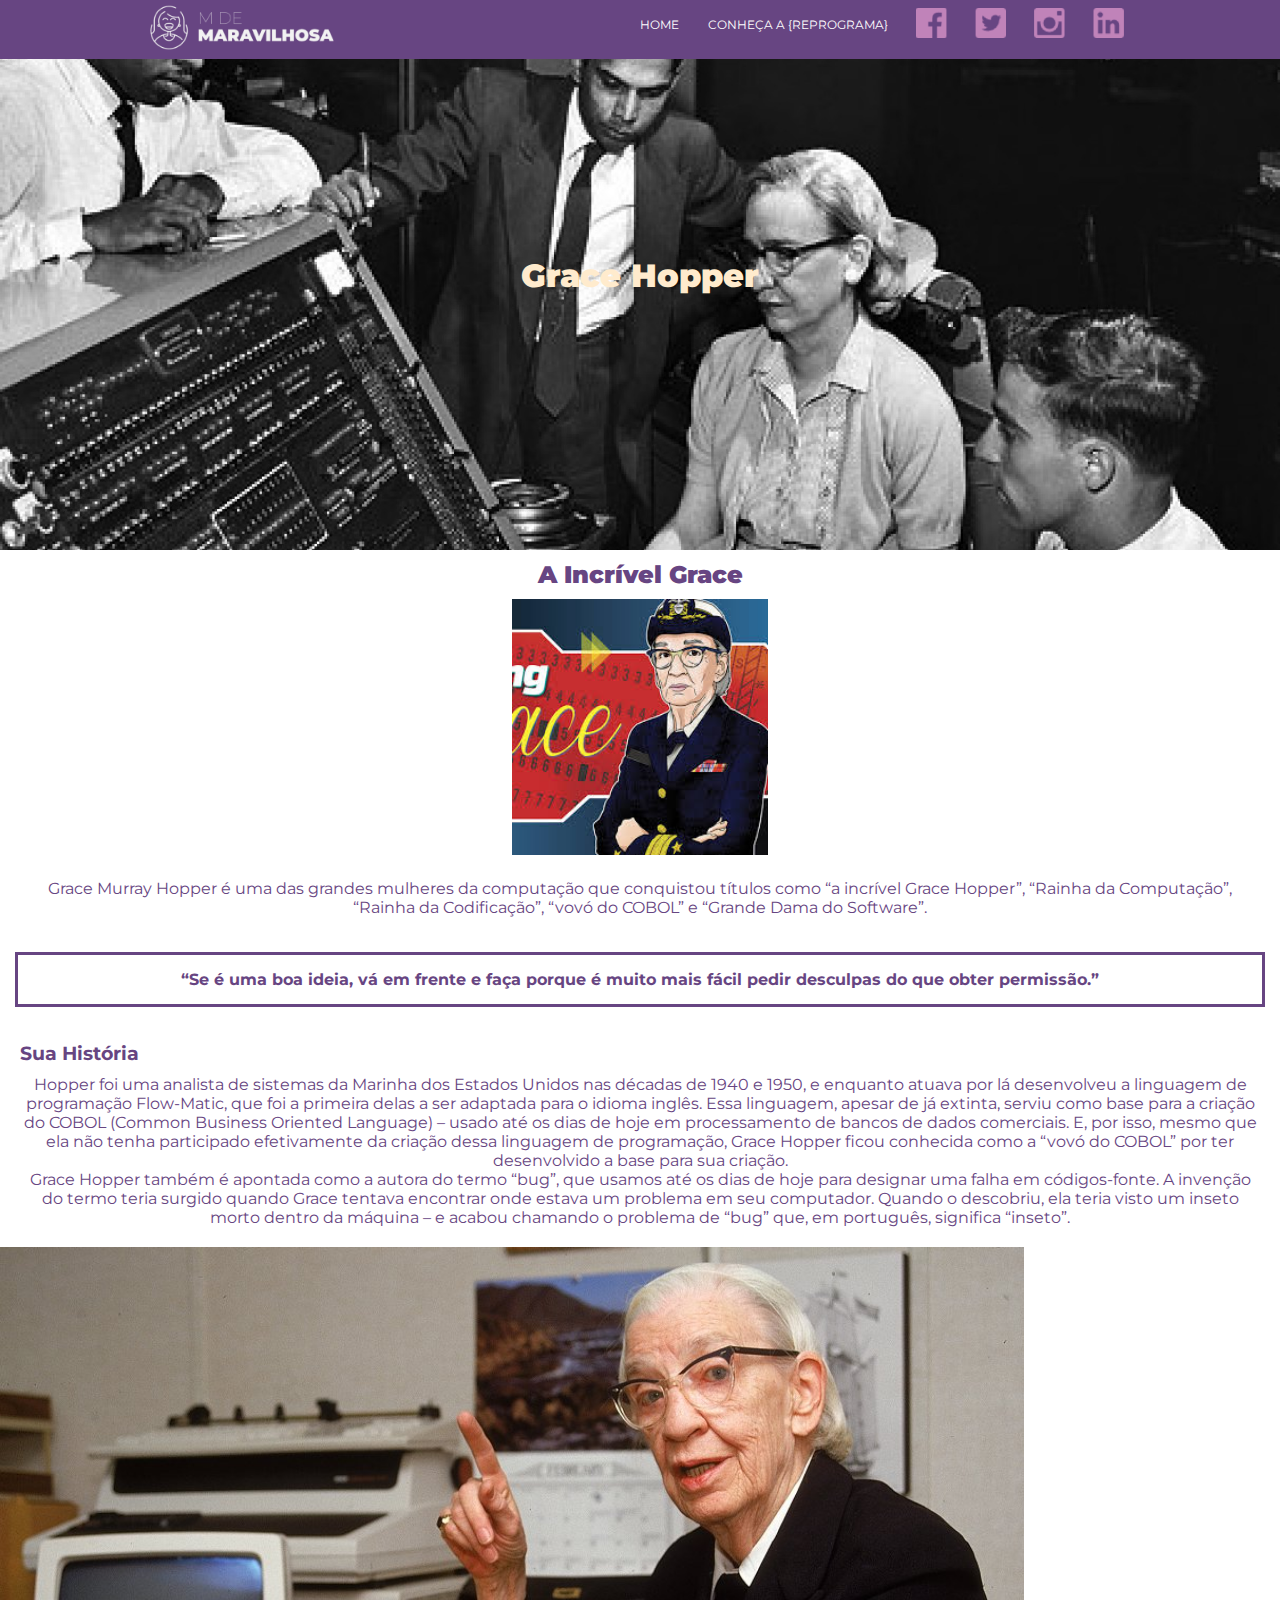
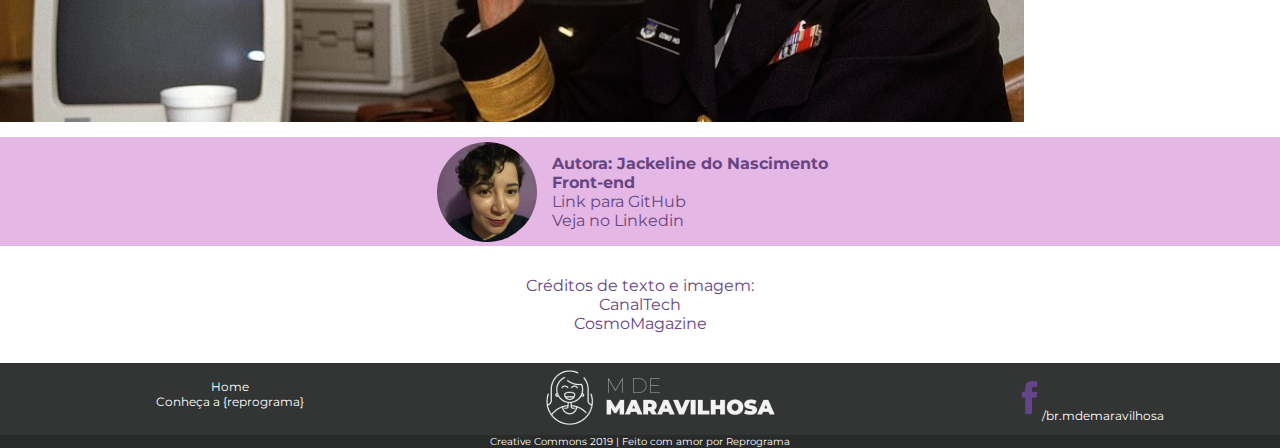
<file: grace-hopper/index.html>
<!DOCTYPE html>
<html lang="en">
<head>
    <meta charset="UTF-8">
    <meta name="viewport" content="width=device-width, initial-scale=1.0">
    <meta http-equiv="X-UA-Compatible" content="ie=edge">
    <link rel="stylesheet" href="./css/style.css">
    <link href="https://fonts.googleapis.com/css?family=Montserrat&display=swap" rel="stylesheet">
    <title>Grace Hopper</title>
</head>
<body>
    <nav class="menu-principal">
        <div class="maravilhosa">
            <img src="./img/logo-white.png" alt="Logo M de Maravilhosa" width="200px" height="55.41px">
        </div>
        <div class="menu-hamburguer">
            <a href="#" target="_blank"><img src="./img/menu-nav.png" alt=""></a>
        </div>
        <div class="menu-redes-sociais">
            <a href="#" target="_blank">Home</a>
            <a href="http://www.reprograma.com.br/">Conheça a {reprograma}</a>
            <a href="https://www.facebook.com/ReprogramaBr/" target="_blank"><img src="./img/icon-facebook.png" alt="Logo do Facebook" width="30.37px" height="30px"></a>
            <a href="https://twitter.com/ReprogramaBr" target="_blank"><img src="./img/icon-twitter.png" alt="Logo do Twitter" width="30.37px" height="30px"></a>
            <a href="https://www.instagram.com/reprogramabr/" target="_blank"><img src="./img/icon-instagram.png" alt="Logo do Instagram" width="30.37px" height="30px"></a>
            <a href="https://www.linkedin.com/company/reprogramabr/" target="_blank"><img src="./img/icon-linkedin.png" alt="Logo do Linkedin" width="30.37px" height="30px"></a>
        </div>
    </nav>
    <header>
        <h1><strong>Grace Hopper</strong></h1>
    </header>
    <section>
        <div class="titulo">
            <h2><strong>A Incrível Grace</strong></h2>
        </div>
        <div class="apresentacao">
            <div class="primeira-foto">
                <img src="./img/foto-grace.jpg" alt="Foto de Grace Hopper" class="primeira-foto-1">
            </div>
            <div  class="texto">
                <p>Grace Murray Hopper é uma das grandes mulheres da computação que conquistou títulos como “a incrível Grace Hopper”, “Rainha da Computação”, “Rainha da Codificação”, “vovó do COBOL” e “Grande Dama do Software”.</p>
            </div>
            <div class="citacao">
                <p><strong>“Se é uma boa ideia, vá em frente e faça porque é muito mais fácil pedir desculpas do que obter permissão.”</strong></p>
            </div>
            <div class="texto">
                <h3>Sua História</h3>
                <p>Hopper foi uma analista de sistemas da Marinha dos Estados Unidos nas décadas de 1940 e 1950, e enquanto atuava por lá desenvolveu a linguagem de programação Flow-Matic, que foi a primeira delas a ser adaptada para o idioma inglês. Essa linguagem, apesar de já extinta, serviu como base para a criação do COBOL (Common Business Oriented Language) – usado até os dias de hoje em processamento de bancos de dados comerciais. E, por isso, mesmo que ela não tenha participado efetivamente da criação dessa linguagem de programação, Grace Hopper ficou conhecida como a “vovó do COBOL” por ter desenvolvido a base para sua criação.</p>
                <p>Grace Hopper também é apontada como a autora do termo “bug”, que usamos até os dias de hoje para designar uma falha em códigos-fonte. A invenção do termo teria surgido quando Grace tentava encontrar onde estava um problema em seu computador. Quando o descobriu, ela teria visto um inseto morto dentro da máquina – e acabou chamando o problema de “bug” que, em português, significa “inseto”.</p>
            </div>
            <div class="ultima-foto-grace">
                <img src="./img/grace-ultima-foto.jpg" alt="Foto da Grace Hooper">
            </div>
            <div class="autora">
                <div class="autora-foto">
                    <img src="./img/52252747.jpg" alt="Foto da autora" width="120px" height="120px">
                </div>
                <div class="autora-texto">
                    <h4>Autora: Jackeline do Nascimento</br>
                    Front-end</h4>
                    <a href="https://github.com/jackelinenascimento" target="_blank" >Link para GitHub</a>
                    <a href="https://br.linkedin.com/in/jackelinenascimento" target="_blank">Veja no Linkedin</a>
                </div>
            </div>
            <div class="credito-texto-e-imagem">
                <p>Créditos de texto e imagem:</p>
                <a href="https://canaltech.com.br/internet/mulheres-historicas-conheca-a-historia-de-grace-hopper-a-vovo-do-cobol-72559/" target="_blank">CanalTech</a></br>
                <a href="https://cosmosmagazine.com/technology/science-history-the-first-de-bugger" target="_blank">CosmoMagazine</a>
            </div>
        </div>
    </section>
    <footer class="rodape">
        <div class="rodape-principal">
            <div class="rodape-home-site">
                <ul>
                <li><a href="#" target="_blank">Home</a></li>
                <li><a href="http://www.reprograma.com.br/" target="_blank">Conheça a {reprograma}</a></li>
                </ul>
            </div>
            <div><img src="img/logo-white.png" alt="Logo M de Maravilhosa">
            </div>
            <div class="rodape-redes-sociais">
                <a href="https://www.facebook.com/ReprogramaBr/" target="_blank">
                <img src="img/fb-icone.png" alt="Icone do facebook Reprograma">/br.mdemaravilhosa</a>
            </div>
        </div>

        <div class="rodape-final">
            <p>Creative Commons 2019 | Feito com amor por Reprograma</p>
        </div>

    </footer>
</body>
</html>
</file>
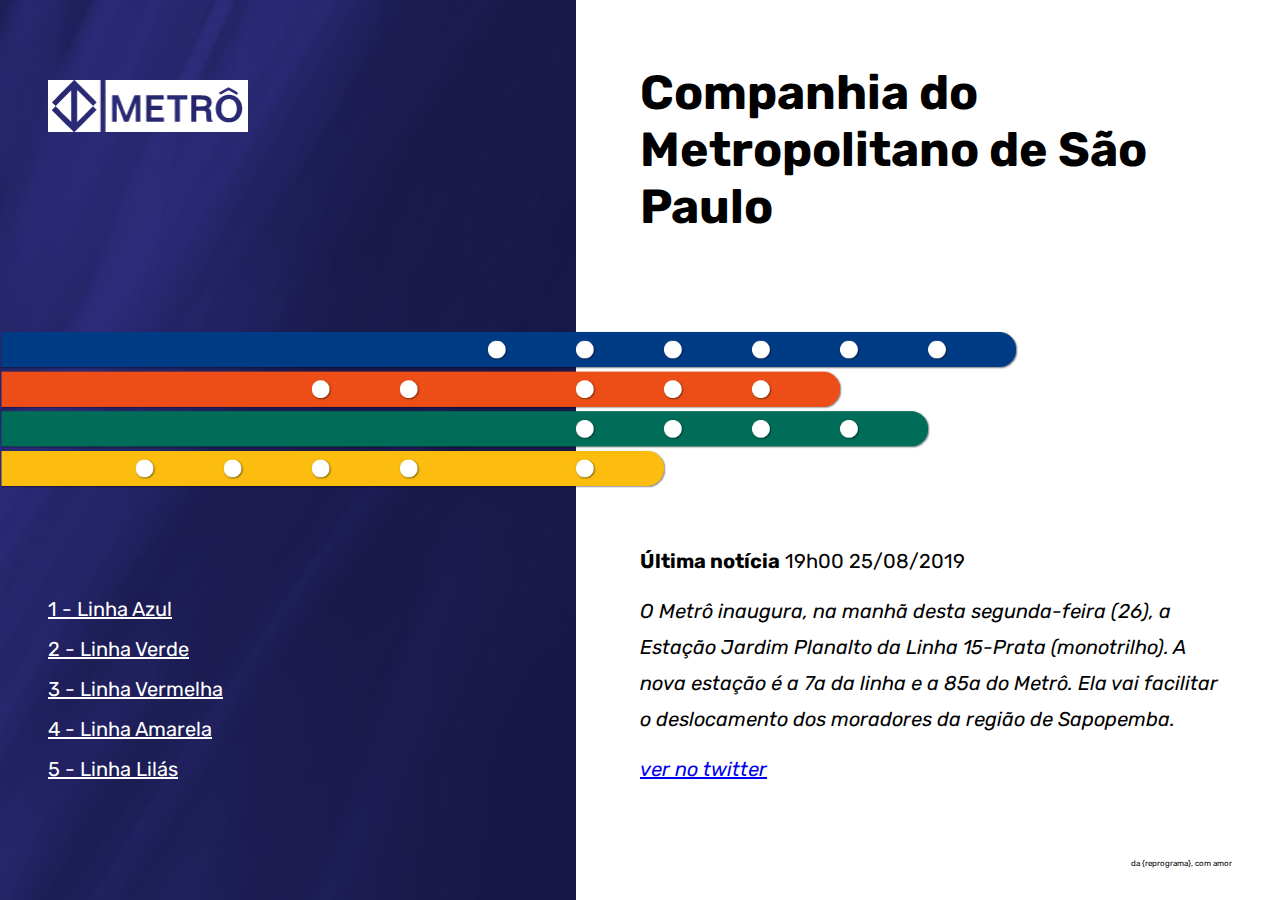
<file: metro-sp/index.html>
<!DOCTYPE html>
<html lang="en">
<head>
  <meta charset="UTF-8">
  <meta name="viewport" content="width=device-width, initial-scale=1.0">
  <meta http-equiv="X-UA-Compatible" content="ie=edge">
  <link href="https://fonts.googleapis.com/css?family=Rubik:300i,400,900&display=swap" rel="stylesheet"> 
  <link rel="stylesheet" href="styles.css">
  <title>Companhia do Metropolitano de São Paulo</title>
</head>
<body>
  <div class="row header">
    <div class="container">
      <div class="column">
        <img class="logo logo--desktop" src="./assets/logo.png" alt="logo do metro">
        <img class="logo logo--mobile" src="./assets/logo.svg" alt="logo do metro">
      </div>
      <div class="column">
        <h1>Companhia do Metropolitano de São Paulo</h1>
      </div>
    </div>
  </div>
  <div class="row content">
    <div class="container">
      <div class="column">
        <ul class="menu">
          <li class="menu__item">
            <a class="menu__link" target="blank" href="./linhas-metro/html/1LinhaAzul.html">1 - Linha Azul</a>
          </li>
          <li class="menu__item">
            <a class="menu__link" target="blank" href="./linhas-metro/html/2LinhaVerde.html">2 - Linha Verde</a>
          </li>
          <li class="menu__item">
            <a class="menu__link" target="blank" href="./linhas-metro/html/3LinhaVermelha.html">3 - Linha Vermelha</a>
          </li>
          <li class="menu__item">
            <a class="menu__link" target="blank" href="./linhas-metro/html/4LinhaAmarela.html">4 - Linha Amarela</a>
          </li>
          <li class="menu__item">
            <a class="menu__link" target="blank" href="./linhas-metro/html/5LinhaLilas.html">5 - Linha Lilás</a>
          </li>
        </ul>
      </div>
      <div class="column">
        <div class="news">
          <p class="news__info">
            <strong>Última notícia</strong>
            19h00 25/08/2019
          </p>
          <p class="news__text">
            O Metrô inaugura, na manhã desta segunda-feira (26), 
            a Estação Jardim Planalto da Linha 15-Prata (monotrilho). 
            A nova estação é a 7a da linha e a 85a do Metrô. Ela vai 
            facilitar o deslocamento dos moradores da região de 
            Sapopemba.
          </p>
          <a href="#" class="news__link">ver no twitter</a>
        </div>
      </div>
    </div>
  </div>
  <footer class="row">
    <div class="container">
      <p>da {reprograma}, com amor</p>
    </div>
  </footer>
</body>
</html>
</file>
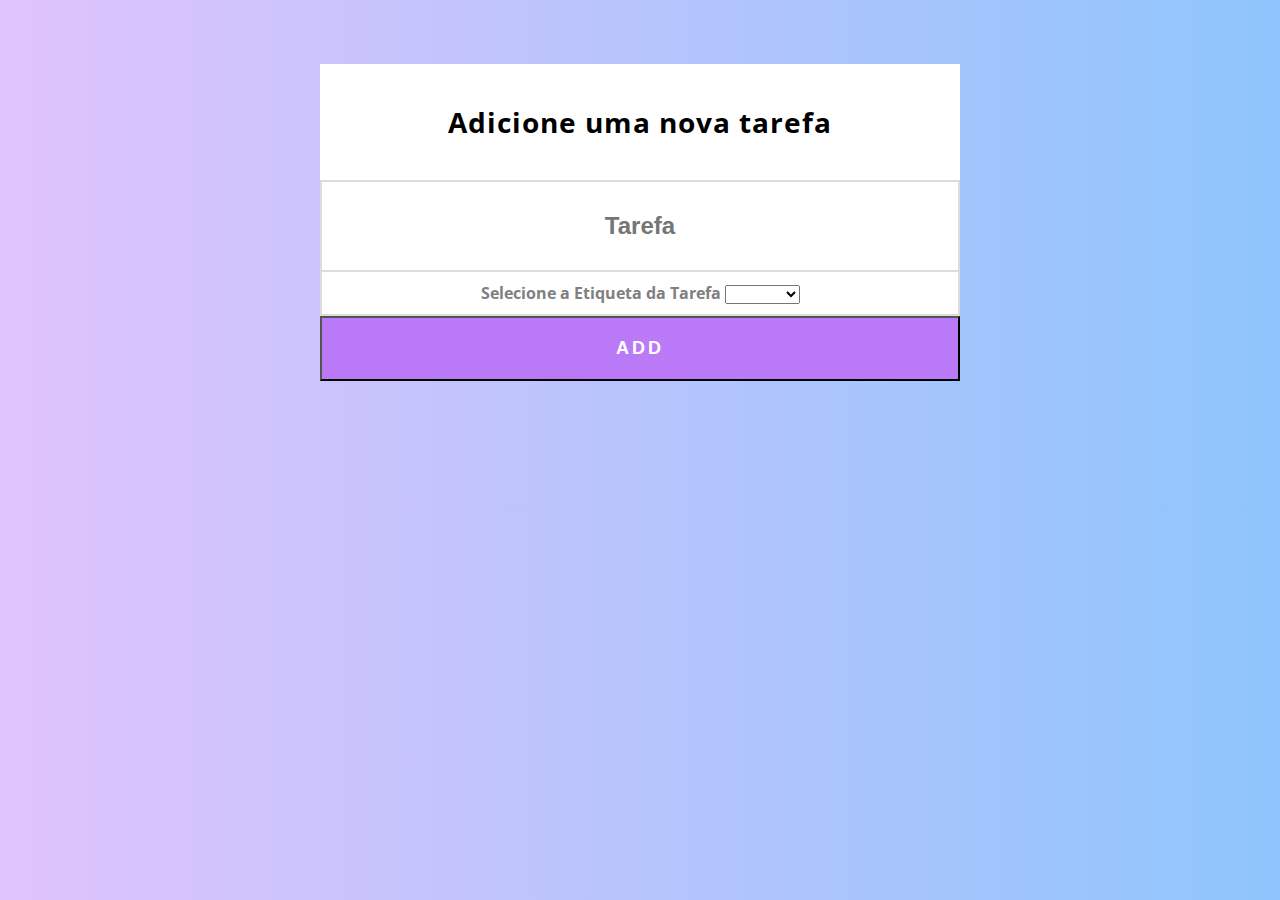
<file: to-do-list/index.html>
<!DOCTYPE html>
<html lang="en">
<head>
    <meta charset="UTF-8">
    <meta name="viewport" content="width=device-width, initial-scale=1.0">
    <meta http-equiv="X-UA-Compatible" content="ie=edge">
    <link rel="stylesheet" href="css/style.css">
    <link href="https://fonts.googleapis.com/css?family=Open+Sans:400,800&display=swap" rel="stylesheet">
    <title>To Do List</title>
</head>
<body>
    <div id="boxTarefas">
        <div id="titulo">
            <h1>Adicione uma nova tarefa</h1>
        </div>
        <div>
            <form action="" id="formulario">
                <input id="inputTarefa" type="text" placeholder="Tarefa">
            </form>
        </div>
        <div id="Etiqueta">
            <label for "selecionaTipo">Selecione a Etiqueta da Tarefa</label>
            <select name= "Etiqueta" id="inputEtiqueta">
                <option value=""></option>
                <option value="Trabalho">Trabalho</option>
                <option value="Lazer">Lazer</option>
                <option value="Estudo">Estudo</option>
            </select>
        </div>
        <div id="erro-p">               
            <p id="erro"></p>
        </div>
        <div>
            <button id="btnAdd">Add</button>
        </div>
        <div id="tarefasAdicionadas">
        </div>
        <div id="btnConcluirLimpar" class="btnConcluirLimparOff">
            <button id="btnConcluir">Concluir tudo</button>
            <button id="btnLimpar">Excluir todas</button>
            <button id="btnRemoverConcluidas">Remover concluídas</button>
        </div>
    </div>
    <script src="js/script.js"></script>
</body>
</html>
</file>
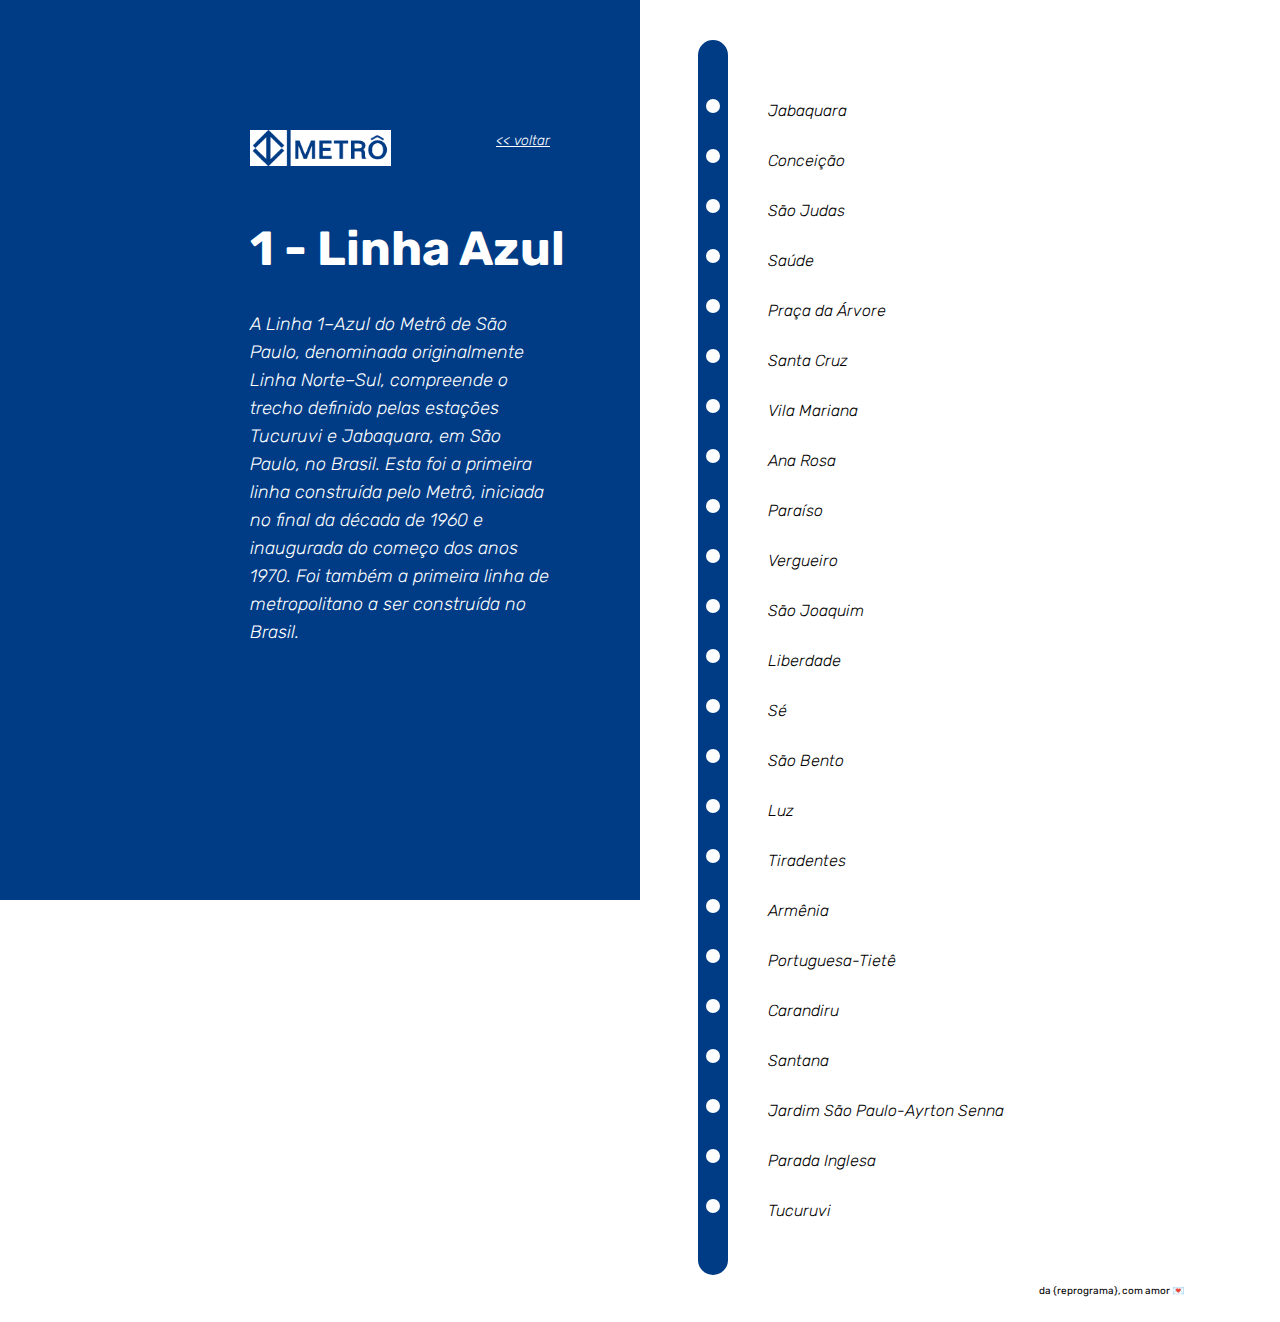
<file: metro-sp/linhas-metro/html/1LinhaAzul.html>
<!DOCTYPE html>
<html lang="en">

<head>
    <meta charset="UTF-8">
    <meta name="viewport" content="width=device-width, initial-scale=1.0">
    <meta http-equiv="X-UA-Compatible" content="ie=edge">
    <link href="https://fonts.googleapis.com/css?family=Rubik:300i,400,900&display=swap" rel="stylesheet">
    <link rel="stylesheet" type="text/css" href="../css/1LinhaAzul.css">
    <title>Linha Azul |</title>
</head>

<body>
    <main class="pagina">
        <section class="conteudo">
            <div class="conteudo__header">
                <div class="conteudo__imagem">
                    <img src="../assets/logo.png" alt="Logo do metrô">
                </div>
                <div class="conteudo__link">
                    <a href="#">
                        << Voltar </a> </div> </div> <div class="conteudo__titulo">
                            <h1>
                                1 - Linha Azul
                            </h1>
                </div>
                <div class="conteudo__texto">
                    <p>
                        A Linha 1–Azul do Metrô de São
                        Paulo, denominada originalmente
                        Linha Norte–Sul, compreende o
                        trecho deﬁnido pelas estações
                        Tucuruvi e Jabaquara, em São Paulo,
                        no Brasil. Esta foi a primeira linha
                        construída pelo Metrô, iniciada no
                        ﬁnal da década de 1960 e inaugurada
                        do começo dos anos 1970. Foi
                        também a primeira linha de
                        metropolitano a ser construída no
                        Brasil.
                    </p>
                </div>
        </section>
        <hr >
        <section class="estacao">
            <div class="estacao__mapa">
                <div class="estacao__barra">
                    <ul class="bolinha">
                        <li></li>
                        <li></li>
                        <li></li>
                        <li></li>
                        <li></li>
                        <li></li>
                        <li></li>
                        <li></li>
                        <li></li>
                        <li></li>
                        <li></li>
                        <li></li>
                        <li></li>
                        <li></li>
                        <li></li>
                        <li></li>
                        <li></li>
                        <li></li>
                        <li></li>
                        <li></li>
                        <li></li>
                        <li></li>
                        <li></li>
                    </ul>
                </div>
                <div class="estacao__lista">
                    <ul class="estacao__lista-itens">
                        <li>Jabaquara</li>
                        <li>Conceição</li>
                        <li>São Judas</li>
                        <li>Saúde</li>
                        <li>Praça da Árvore</li>
                        <li>Santa Cruz</li>
                        <li>Vila Mariana</li>
                        <li>Ana Rosa</li>
                        <li>Paraíso</li>
                        <li>Vergueiro</li>
                        <li>São Joaquim</li>
                        <li>Liberdade</li>
                        <li>Sé</li>
                        <li>São Bento</li>
                        <li>Luz</li>
                        <li>Tiradentes</li>
                        <li>Armênia</li>
                        <li>Portuguesa-Tietê</li>
                        <li>Carandiru</li>
                        <li>Santana</li>
                        <li>Jardim São Paulo-Ayrton Senna</li>
                        <li>Parada Inglesa</li>
                        <li>Tucuruvi</li>
                    </ul>
                </div>
            </div>
            <div class="estacao__assinatura">
                <p>da {reprograma}, com amor <span>💌</span></p>
            </div>
        </section>
    </main>
    <!-- <footer>
        <div>
            <h6>da {reprograma}, com amor 💌</h6>
        </div>
    </footer> -->
</body>

</html>
</file>
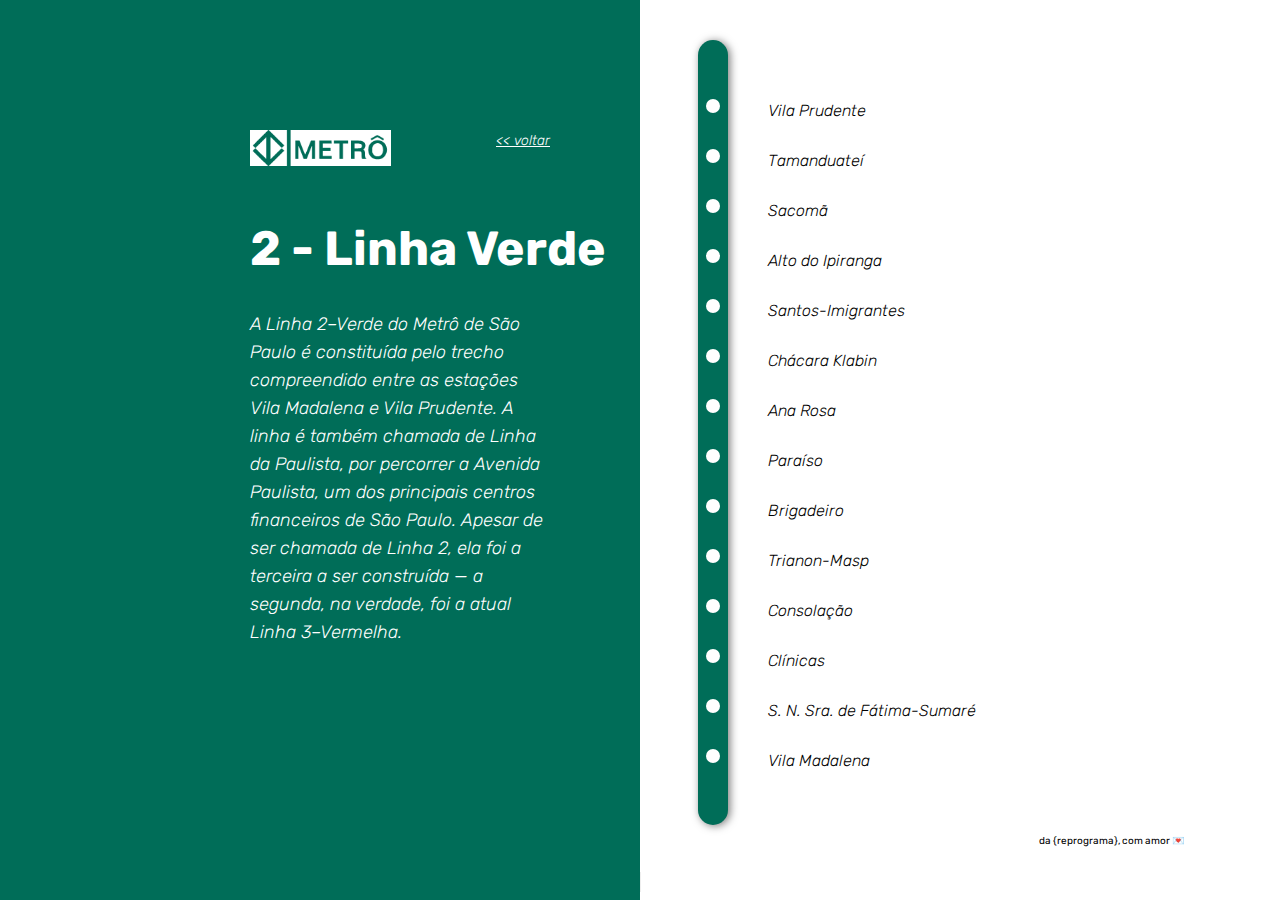
<file: metro-sp/linhas-metro/html/2LinhaVerde.html>
<!DOCTYPE html>
<html lang="en">

<head>
    <meta charset="UTF-8">
    <meta name="viewport" content="width=device-width, initial-scale=1.0">
    <meta http-equiv="X-UA-Compatible" content="ie=edge">
    <link href="https://fonts.googleapis.com/css?family=Rubik:300i,400,900&display=swap" rel="stylesheet">
    <link rel="stylesheet" type="text/css" href="../css/2LinhaVerde.css">
    <title>Linha Verde |</title>
</head>

<body >
    <main class="pagina">
        <section class="conteudo">
            <div class="conteudo__header">
                <div class="conteudo__imagem">
                    <img src="../assets/logo.png" alt="Logo do metrô">
                </div>
                <div class="conteudo__link">
                    <a href="#">
                        << Voltar </a> </div> </div> <div class="conteudo__titulo">
                            <h1>
                                2 - Linha Verde
                            </h1>
                </div>
                <div class="conteudo__texto">
                    <p>
                        A Linha 2–Verde do Metrô de São 
                        Paulo é constituída pelo trecho 
                        compreendido entre as estações 
                        Vila Madalena e Vila Prudente. A 
                        linha é também chamada de Linha 
                        da Paulista, por percorrer a 
                        Avenida Paulista, um dos principais 
                        centros financeiros de São Paulo. 
                        Apesar de ser chamada de Linha 2, 
                        ela foi a terceira a ser construída — 
                        a segunda, na verdade, foi a atual 
                        Linha 3–Vermelha. 
                    </p>
                </div>
        </section>
        <hr >
        <section class="estacao">
            <div class="estacao__mapa">
                <div class="estacao__barra">
                    <ul class="bolinha">
                        <li></li>
                        <li></li>
                        <li></li>
                        <li></li>
                        <li></li>
                        <li></li>
                        <li></li>
                        <li></li>
                        <li></li>
                        <li></li>
                        <li></li>
                        <li></li>
                        <li></li>
                        <li></li>
                    </ul>
                </div>
                <div class="estacao__lista">
                    <ul class="estacao__lista-itens">
                        <li>Vila Prudente</li>
                        <li>Tamanduateí</li>
                        <li>Sacomã</li>
                        <li>Alto do Ipiranga</li>
                        <li>Santos-Imigrantes</li>
                        <li>Chácara Klabin</li>
                        <li>Ana Rosa</li>
                        <li>Paraíso</li>
                        <li>Brigadeiro</li>
                        <li>Trianon-Masp</li>
                        <li>Consolação</li>
                        <li>Clínicas</li>
                        <li>S. N. Sra. de Fátima-Sumaré</li>
                        <li>Vila Madalena</li>
                    </ul>
                </div>
            </div>
            <div class="estacao__assinatura">
                <p>da {reprograma}, com amor <span>💌</span></p>
            </div>
        </section>
    </main>
    <!-- <footer>
        <div>
            <h6>da {reprograma}, com amor 💌</h6>
        </div>
    </footer> -->
</body>

</html>
</file>
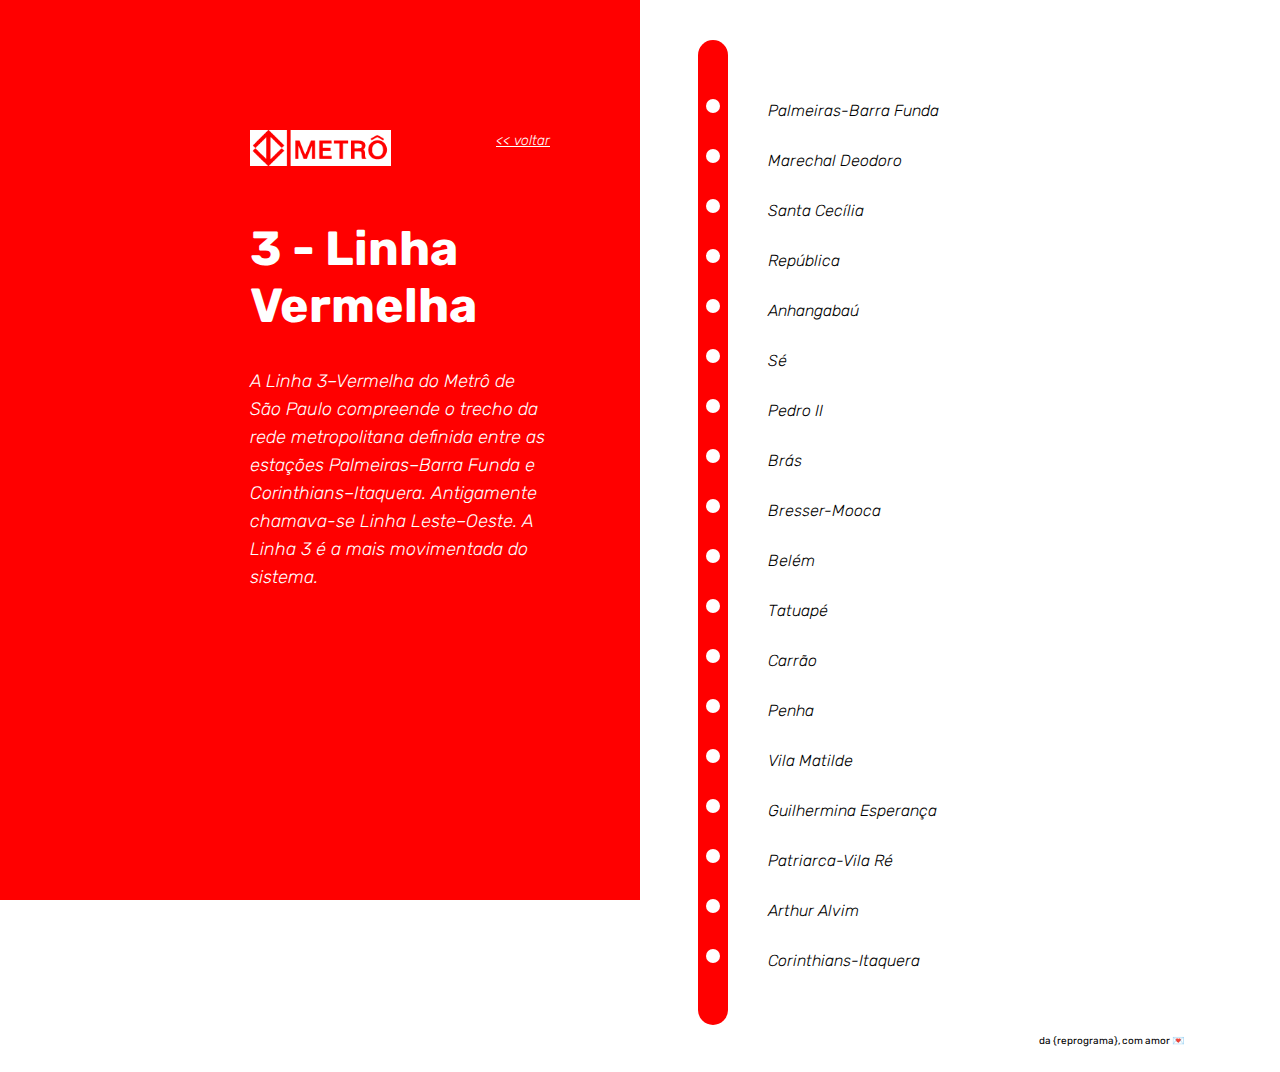
<file: metro-sp/linhas-metro/html/3LinhaVermelha.html>
<!DOCTYPE html>
<html lang="en">

<head>
    <meta charset="UTF-8">
    <meta name="viewport" content="width=device-width, initial-scale=1.0">
    <meta http-equiv="X-UA-Compatible" content="ie=edge">
    <link href="https://fonts.googleapis.com/css?family=Rubik:300i,400,900&display=swap" rel="stylesheet">
    <link rel="stylesheet" type="text/css" href="../css/3LinhaVermelha.css">
    <title>Linha Vermelha |</title>
</head>

<body>
    <main class="pagina">
        <section class="conteudo">
            <div class="conteudo__header">
                <div class="conteudo__imagem">
                    <img src="../assets/logo.png" alt="Logo do metrô">
                </div>
                <div class="conteudo__link">
                    <a href="#">
                        << Voltar </a> </div> </div> <div class="conteudo__titulo">
                            <h1>
                                3 - Linha Vermelha
                            </h1>
                </div>
                <div class="conteudo__texto">
                    <p>
                        A Linha 3–Vermelha do Metrô de São Paulo compreende o trecho da rede metropolitana deﬁnida entre as estações Palmeiras–Barra Funda e Corinthians–Itaquera. Antigamente chamava-se Linha Leste–Oeste. A Linha 3 é a mais movimentada do sistema.
                    </p>
                </div>
        </section>
        <hr >
        <section class="estacao">
            <div class="estacao__mapa">
                <div class="estacao__barra">
                    <ul class="bolinha">
                        <li></li>
                        <li></li>
                        <li></li>
                        <li></li>
                        <li></li>
                        <li></li>
                        <li></li>
                        <li></li>
                        <li></li>
                        <li></li>
                        <li></li>
                        <li></li>
                        <li></li>
                        <li></li>
                        <li></li>
                        <li></li>
                        <li></li>
                        <li></li>
                        
                    </ul>
                </div>
                <div class="estacao__lista">
                    <ul class="estacao__lista-itens">
                        <li>Palmeiras-Barra Funda</li>
                        <li>Marechal Deodoro</li>
                        <li>Santa Cecília</li>
                        <li>República</li>
                        <li>Anhangabaú</li>
                        <li>Sé</li>
                        <li>Pedro II</li>
                        <li>Brás</li>
                        <li>Bresser-Mooca</li>
                        <li>Belém</li>
                        <li>Tatuapé</li>
                        <li>Carrão</li>
                        <li>Penha</li>
                        <li>Vila Matilde</li>
                        <li>Guilhermina Esperança</li>
                        <li>Patriarca-Vila Ré</li>
                        <li>Arthur Alvim</li>
                        <li>Corinthians-Itaquera</li>
                       
                    </ul>
                </div>
            </div>
            <div class="estacao__assinatura">
                <p>da {reprograma}, com amor <span>💌</span></p>
            </div>
        </section>
    </main>
    <!-- <footer>
        <div>
            <h6>da {reprograma}, com amor 💌</h6>
        </div>
    </footer> -->
</body>

</html>
</file>
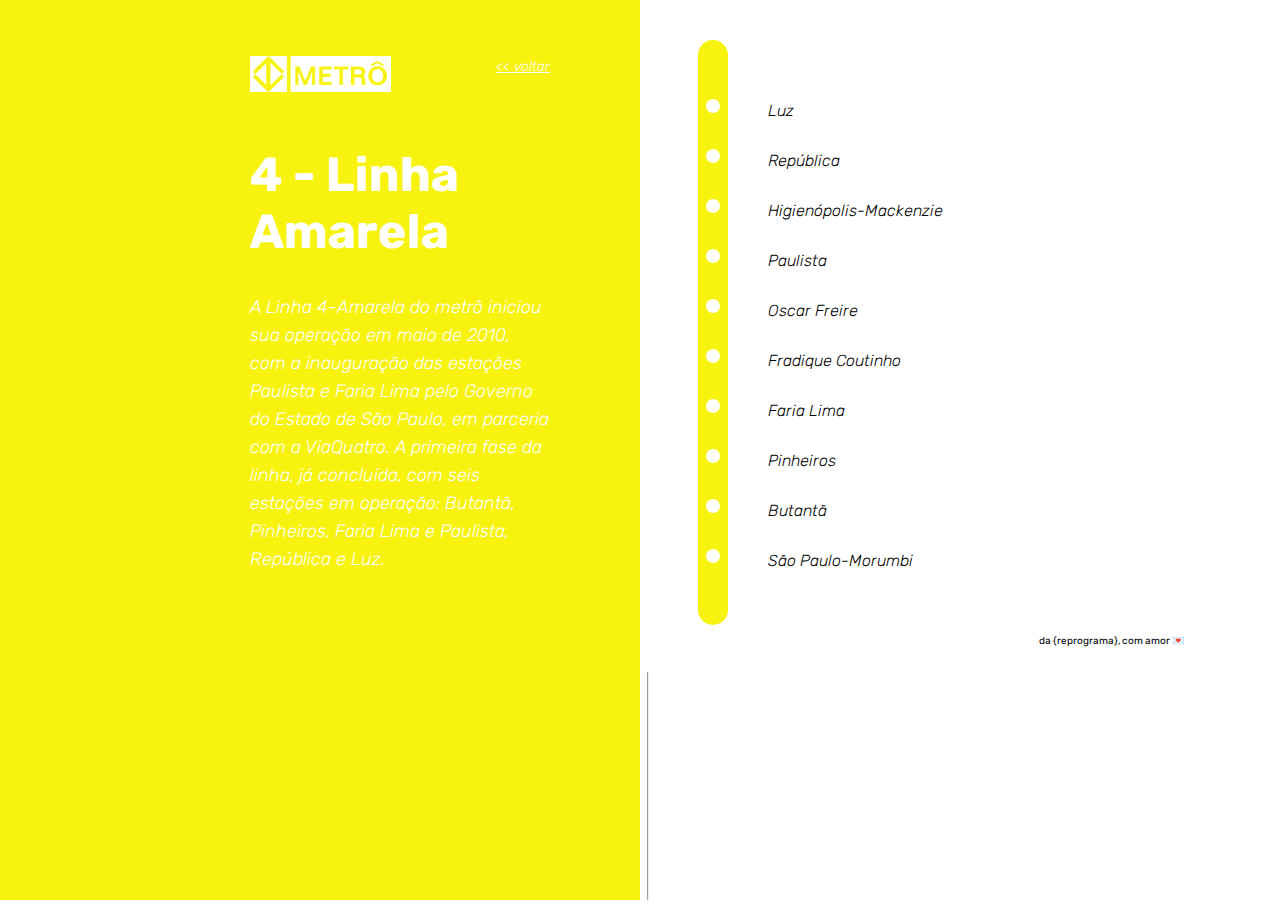
<file: metro-sp/linhas-metro/html/4LinhaAmarela.html>
<!DOCTYPE html>
<html lang="pt">

<head>
    <meta charset="UTF-8">
    <meta name="viewport" content="width=device-width, initial-scale=1.0">
    <meta http-equiv="X-UA-Compatible" content="ie=edge">
    <link href="https://fonts.googleapis.com/css?family=Rubik:300i,400,900&display=swap" rel="stylesheet">
    <link rel="stylesheet" type="text/css" href="../css/amarelaline.css">
    <title>Linha Amarela |</title>
</head>

<body>
    <main class="pagina">
        <section class="conteudo">
            <div class="conteudo__header">
                <div class="conteudo__imagem">
                    <img src="../assets/logo.png" alt="Logo do metrô">
                </div>
                <div class="conteudo__link">
                    <a href="#">
                        << Voltar </a> </div> </div> <div class="conteudo__titulo">
                            <h1>
                                4 - Linha Amarela
                            </h1>
                </div>
                <div class="conteudo__texto">
                    <p>
                        A Linha 4-Amarela do metrô iniciou sua operação em maio de 2010, com a inauguração das estações 
                        Paulista e Faria Lima pelo Governo do Estado de São Paulo, em parceria com a ViaQuatro. A primeira 
                        fase da linha, já concluída, com seis estações em operação: Butantã, Pinheiros, Faria Lima e Paulista, 
                        República e Luz.
                    </p>
                </div>
        </section>
        <hr >
        <section class="estacao">
            <div class="estacao__mapa">
                <div class="estacao__barra">
                    <ul class="bolinha">
                       <li></li>
                       <li></li>
                       <li></li>
                       <li></li>
                       <li></li>
                       <li></li>
                       <li></li>
                       <li></li>
                       <li></li>
                       <li></li>

                    </ul>
                </div>
                <div class="estacao__lista">
                    <ul class="estacao__lista-itens">
                        <li>Luz</li>
                        <li>República</li>
                        <li>Higienópolis-Mackenzie</li>
                        <li>Paulista</li>
                        <li>Oscar Freire</li>
                        <li>Fradique Coutinho</li>
                        <li>Faria Lima</li>
                        <li>Pinheiros</li>
                        <li>Butantã</li>
                        <li>São Paulo-Morumbi</li>
                        
                    </ul>
                </div>
            </div>
            <div class="estacao__assinatura">
                <p>da {reprograma}, com amor <span>💌</span></p>
            </div>
        </section>
    </main>
    <!-- <footer>
        <div>
            <h6>da {reprograma}, com amor 💌</h6>
        </div>
    </footer> -->
</body>

</html>
</file>
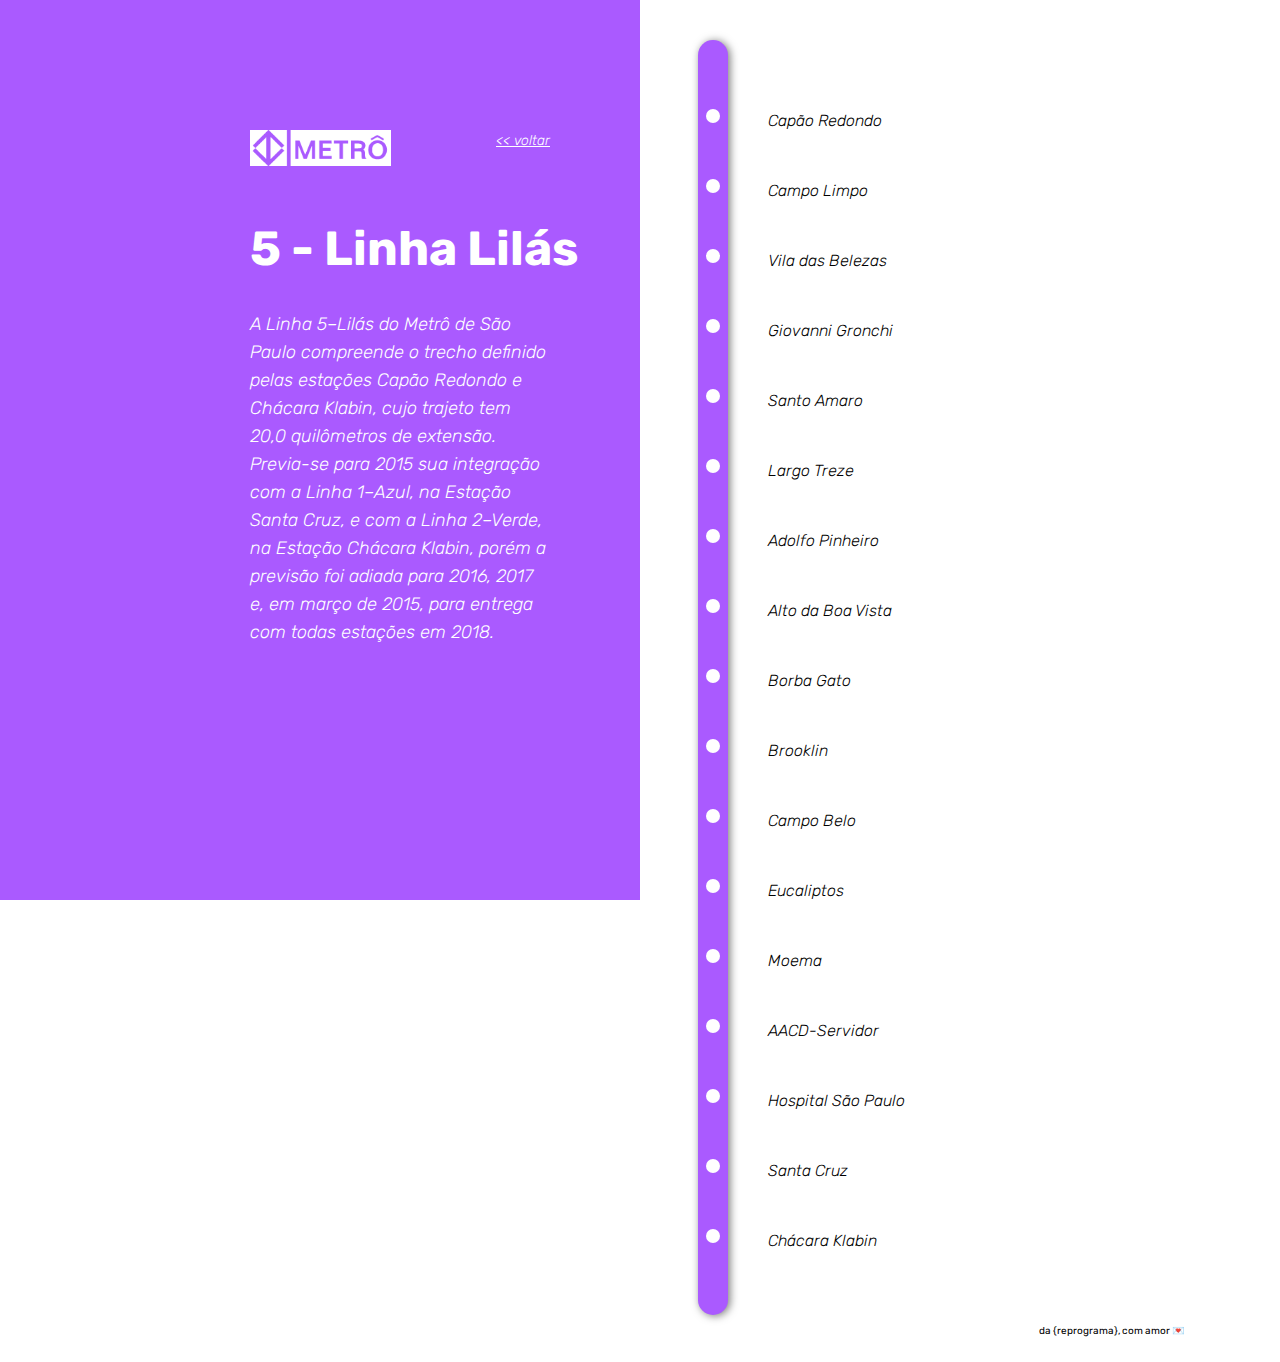
<file: metro-sp/linhas-metro/html/5LinhaLilas.html>
<!DOCTYPE html>
<html lang="en">
<head>
    <meta charset="UTF-8">
    <meta name="viewport" content="width=device-width, initial-scale=1.0">
    <meta http-equiv="X-UA-Compatible" content="ie=edge">
    <link href="https://fonts.googleapis.com/css?family=Rubik:300i,400,900&display=swap" rel="stylesheet"> 
    <link rel="stylesheet" type="text/css" href="../css/5LinhaLilas.css">
    <title>Linha Lilás |</title>
</head>
<body>
    <main class="pagina">
        <section class="conteudo">
            <div class="conteudo__header">
                <div class="conteudo__imagem">
                    <img src="../assets/logo.png" alt="Logo do metrô">
                </div>
                <div class="conteudo__link">
                    <a href="#"> << Voltar </a>
                </div> </div>
                <div class="conteudo__titulo">
                            <h1>
                                5 - Linha Lilás
                            </h1>
                </div>
                <div class="conteudo__texto">
                    <p>
                        A Linha 5–Lilás do Metrô de São Paulo
                        compreende o trecho definido pelas estações Capão Redondo e Chácara Klabin,
                        cujo trajeto tem 20,0 quilômetros de extensão. Previa-se para 2015 sua integração com a
                        Linha 1–Azul, na Estação Santa Cruz, e com a Linha 2–Verde, na Estação Chácara Klabin,
                        porém a previsão foi adiada para 2016, 2017 e, em março de 2015, para entrega com todas
                        estações em 2018.
                    </p>
                </div>
        </section>
        <hr >
        <section class="estacao">
            <div class="estacao__mapa">
                <div class="estacao__barra">
                    <ul class="bolinha">
                        <li></li>
                        <li></li>
                        <li></li>
                        <li></li>
                        <li></li>
                        <li></li>
                        <li></li>
                        <li></li>
                        <li></li>
                        <li></li>
                        <li></li>
                        <li></li>
                        <li></li>
                        <li></li>
                        <li></li>
                        <li></li>
                        <li></li>
                    </ul>
                </div>
                <div class="estacao__lista">
                    <ul class="estacao__lista-itens">
                        <li>Capão Redondo</li>
                        <li>Campo Limpo</li>
                        <li>Vila das Belezas</li>
                        <li>Giovanni Gronchi</li>
                        <li>Santo Amaro</li>
                        <li>Largo Treze</li>
                        <li>Adolfo Pinheiro</li>
                        <li>Alto da Boa Vista</li>
                        <li>Borba Gato</li>
                        <li>Brooklin</li>
                        <li>Campo Belo</li>
                        <li>Eucaliptos</li>
                        <li>Moema</li>
                        <li>AACD-Servidor</li>
                        <li>Hospital São Paulo</li>
                        <li>Santa Cruz</li>
                        <li>Chácara Klabin</li>
                    </ul>
                </div>
            </div>
            <div class="estacao__assinatura">
                <p>da {reprograma}, com amor <span>💌</span></p>
            </div>
        </section>
    </main>
</body>
</html>
</file>
<file: grace-hopper/css/style.css>
* {
    box-sizing: border-box;
    margin: 0;
}
body {
    height: 100%;
    width: 100%;
    font-family: 'Montserrat', sans-serif;
}
.menu-principal {
    width: 100%;
    background-color: #674582;
    display: flex;
    align-items: center;
    justify-content: space-around;
    position: fixed;
    margin: auto;
}
.menu-principal a {
    text-decoration: none;
    color: #ffffff;
}
.menu-hamburguer {
}
.menu-redes-sociais {
    text-transform: uppercase;
}
header {
    width: 100pw;
    height: 250px;
    background-image: url(../img/foto-capa.jpg);
    background-size: 100vw;
    background-repeat: space;
    background: linear-gradient(
        rgba(103, 69, 130,0.56),
        rgba (1, 0, 2, 0.75)), url(../img/foto-capa.jpg);
    display: flex;
    justify-content: center;
    align-items: center;
    }
header h1 {
    text-align: center;
    color: blanchedalmond;
}
section {
    color: #674582;
}
.titulo {
    padding-top: 10px;
    padding-bottom: 10px;
    text-align: center;
}
.apresentacao {
    display: flex;
    align-content: center;
    flex-direction: column;
}
.primeira-foto {
    width: 100%;
}
.primeira-foto-1 {
    width: 30%;
    margin-left: 35%;
}
.texto {
    padding: 20px 20px 20px 20px;
    text-align: center;
}
.texto h3 {
    text-align: left;
    padding-bottom: 10px;
}
.citacao {
    margin: 15px;
    padding: 15px;
    border-style: solid;
    text-align: center;
}
.ultima-foto-grace img {
    width: 80vw;
    display: flex;
    justify-content: center;
    margin-bottom: 15px;
}
.autora {
    width: 100%;
    background-color: #e4b7e5;
    display: flex;
    flex-direction: row;
    justify-content: center;
    align-items: center;
}
.autora-foto img {
    width: 100px;
    height: 100px;
    border-radius: 100%;
    margin-top: 5px;

}
.autora-texto {
    padding: 15px;
    display: flex;
    flex-direction: column;
    justify-content: center;
    
}
.autora a {
    text-decoration: none;
    color: #674582;
}
.credito-texto-e-imagem {
    color: #674582;
    margin-top: 30px;
    margin-bottom: 30px;
    text-align: center;
}
.credito-texto-e-imagem a {
    text-decoration: none;
    color: #674582;
}    
.ver-todas-elas {
    width: 100%;
    display: flex;
    justify-content: center;
}
.ver-todas-elas-btn {
    width: 200px;
    height: 25px;
    background-color: #c083b9;
    text-align: center;
    text-transform: uppercase;
    border-radius: 5px;
    margin-bottom: 5%;
}
.ver-todas-elas-btn a {
    text-decoration: none;
    color: white;
}
.rodape {
    background-color: #323534;
    color: white;
    font-size: 12px;
}
.rodape a {
    text-decoration: none;
    color:white;
}
.rodape-principal {
    display: flex;
    flex-direction: column;
    text-align: center;
}
.rodape-home-site {
    display: flex;
    flex-direction: column;
    text-align: center;
    padding-bottom: 10px;
}
.rodape-home-site li {
    list-style-type: none;
}
.rodape-logo {
    padding-bottom: 10px;
}

.menu-redes-sociais {
    margin-bottom: 10px;
}
.rodape-final {
    width: 100%;
    background-color: #292A2A;
    font-size: small;
    text-align: center;
    font-size: 10px;
}
@media (max-width: 767px){
    .menu-redes-sociais {
        display: none;
    }
}
@media (min-width: 768px){
    .menu-redes-sociais {
        width: 55%;
        display: flex;
        justify-content: space-around;
        align-items: center;
    }
    .menu-redes-sociais a {
        text-decoration: none;
        color: #ffffff;
        font-size: 12px;
    }
    .menu-hamburguer {
        display: none;
    }
    header {
        width: 100pw;
        height: 450px;
    }
    .rodape-principal {
        width: 100%;
        display: flex;
        justify-content: center;
    }
}
@media (min-width: 1000px) {
    .menu-redes-sociais {
        width: 40%;
        display: flex;
        justify-content: space-around;
        align-items: center;
    }
    .menu-redes-sociais a {
        text-decoration: none;
        color: #ffffff;
        font-size: 12px;
    }
    .menu-hamburguer {
        display: none;
    }
    header {
        width: 100pw;
        height: 550px;
    }
    .primeira-foto-1 {
        width: 20%;
        margin-left: 40%;
    }
    .rodape-principal {
        display: flex;
        flex-direction: row;
        justify-content: space-around;
        align-items: center;
    }
}
</file>
<file: metro-sp/styles.css>
* {
  font-family: 'Rubik', sans-serif;
  box-sizing: border-box;
}

body {
  width: 100vw;
  min-height: 100vh;
  margin: 0;
  padding: 0;
  background-image: url("./assets/azul-bg.jpg");
  background-size: 45% 100%;
  background-repeat: no-repeat;
  background-position: top left;
  display: flex;
  flex-direction: column;
  justify-content: space-between;
}

.container {
  max-width: 1280px;
  margin: 0 auto;
  display: flex;
}

.row {
  width: 100%;
}

.column {
  width: 50%;
}

h1 {
  font-size: 72px;
  margin: 0;
}

.content {
  background-image: url('./assets/linhas-bg.png');
  background-repeat: no-repeat;
  background-position: top left;
  background-size: auto 160px;
  padding-top: 200px;
}

.content .column {
  display: flex;
  align-items: flex-end;
}

.header {
  margin: 64px 0 0;
}

.header .logo {
  margin-top: 16px;
  max-width: 200px;
}

.header .logo.logo--desktop {
  display: block;
}

.header .logo.logo--mobile {
  display: none;
}

.menu {
  list-style-type: none;
  padding: 0;
  margin-bottom: 0;
}

.menu .menu__item {
  font-size: 20px;
  margin-bottom: 16px;
}

.menu .menu__item:last-of-type {
  margin-bottom: 0;
}

.menu .menu__item .menu__link {
  color: white;
}

.news {
  font-size: 20px;
}

.news .news__text,
.news .news__link {
  font-style: italic;
}

.news .news__text {
  line-height: 1.8;
}

footer {
  margin: 24px 0;
}

footer p {
  width: 100%;
  text-align: right;
  font-size: 8px;
}

@media (max-width: 1350px) {
  .container {
    margin: 0 48px;
  }

  h1 {
    font-size: 48px;
  }

  .header {
    margin-bottom: 48px;
  }
}

@media (max-width: 960px) {
  body {
    background-image: none;
  }

  .container {
    display: block;
  }

  .column {
    width: 100%;
  }

  .content {
    background-size: auto 120px;
    padding-top: 148px;
  }

  .header {
    margin-top: 36px;
  }

  .header .logo.logo--desktop {
    display: none;
  }
  
  .header .logo.logo--mobile {
    display: block;
  }

  .menu .menu__item .menu__link {
    color: black;
  }

  .news {
    margin-top: 48px;
  }

  h1 {
    margin-top: 48px;
  }
}

@media (max-width: 690px) {
  .content {
    background-position: top right;
  }
}

@media (max-width: 480px) {
  h1 {
    font-size: 36px;
    margin-top: 24px;
  }

  .header {
    margin-top: 16px;
    margin-bottom: 24px;
  }

  .container {
    margin: 0 36px;
  }

  .news {
    margin-top: 16px;
  }
}

@media (max-width: 360px) {
  h1 {
    font-size: 30px;
  }
}
</file>
<file: to-do-list/css/style.css>
* {
    box-sizing: border-box;
  }
  
html {
    width: 100vw;
    height: 100vh;
}

body {
    width: 100%;
    font-family: 'Open Sans', sans-serif;
    margin: 0 auto;
    overflow-x: hidden;
    background-image: linear-gradient(to right, #e0c3fc, #8ec5fc);
    display: flex;
    justify-content: center;
}

#boxTarefas {
    background-color: #ffffff;
    width: 50%;
    margin: 5% 0;
}

#titulo {
    text-align: center;
    padding: 20px;
    letter-spacing: 1px;
    font-size: 14px;
}

#inputTarefa {
    width: 100%;
    font-size: 24px;
    font-weight: bold;
    color: gray;
    padding: 30px;
    margin: 0;
    text-align: center;
    border: 2px solid #dcdcdc;
}

#selecionaTipo {
    margin: 10px;
}

#Etiqueta {
    width: 100%;
    font-size: 16px;
    font-weight: bold;
    color: gray;
    padding: 10px 30px;
    margin: 0;
    text-align: center;
    border-left: 2px solid #dcdcdc;
    border-right: 2px solid #dcdcdc;
    border-bottom: 2px solid #dcdcdc;
    border-top: none;

}

button {
    background-color: #ba7af8;
    text-transform: uppercase;
    font-weight: bolder;
    color: #ffffff;
    font-size: 18px;
    padding: 20px;
    text-align: center;
    letter-spacing: 3px;
    width: 100%;
}

#erro {
    color: #ff0000;
    margin: 0px;
    font-size: 20px;
    text-align: center;
    }

.adicionada {
    font-size: 24px;
    font-weight: bold;
    padding: 25px;
    margin: 0;
    width: 65%;
    word-wrap: break-word;
}

.realizada {
    color: #808080;
    text-decoration: line-through;
    font-weight: 100;
}

.etiqueta {
    color: #ba7af8;
    font-weight: bold;
    font-size: 20px;
    padding: 25px;
    margin: 0;
    width: 25%;
    word-wrap: break-word;
    display: flex;
    align-items: center;
}

.novoItem {
    display: flex;
    box-shadow: 0px 1px rgba(0,0,0,0.24);
    /* justify-content: space-between; */
}

span {
    font-size: 24px;
    font-weight: bold;
    padding: 25px;
    margin: 0;
    width: 10%;
    display: flex;
    align-items: center;
}

.btnConcluirLimparOff {
    display: none;
}

.btnConcluirLimparOn {
    display: flex;
    justify-content: space-around;
}

#btnConcluir, #btnLimpar, #btnRemoverConcluidas {
    width: 33.3%;
}

/* ===== MEDIA QUERIES ===== */

@media (max-width: 1200px){
    #boxTarefas {
        width: 60%;
    }
}

@media (max-width: 980px){
    .btnConcluirLimparOn {
        display: block;
    }

    #btnConcluir, #btnLimpar, #btnRemoverConcluidas {
        width: 100%;
    }
}

@media (max-width: 655px){
    #boxTarefas {
        width: 70%;
    }
}

@media (max-width: 500px){
    #boxTarefas {
        width: 80%;
    }
}

@media (max-width: 430px){
    #titulo {
        font-size: 12px;
    }

    .adicionada {
        font-size: 20px;
    }

    #inputTarefa {
        font-size: 20px;
    }

    #inputEtiqueta {
        font-size: 16px;
    }
}
</file>
<file: metro-sp/linhas-metro/css/1LinhaAzul.css>
*{
    box-sizing: border-box;
    font-family: 'Rubik', sans-serif;
    
}

/* html{
    width: 100vw;
    height: 100vh;
} */

body{
    margin: 0 auto;
    overflow-x: hidden;
    width: 100vw;
    height: 100vh;
}

.pagina{
    height: 100vh;
    display: flex;
}

.conteudo{
    width: 50%;
    height: 100%;
    background-color: #003c86;
    position: fixed;
    top: 0;
    left: 0;
}

.estacao{
    width: 50%;
    background-color: #ffffff;
    position: absolute;
    z-index: 10;
    top: 0;
    right: 0;

}

.conteudo__header{
    display: flex;
    justify-content: space-between;
    margin-top: 80px;
    margin-left: 250px;
}

.conteudo__imagem > img{
    width: 70%;
}

.conteudo__link{
    margin-right: 90px;
}

.conteudo__link > a{
    color: #ffffff;
    font-size: 14px;
    text-transform: lowercase;
    font-style: italic;
    font-weight: lighter;
}

.conteudo__titulo{
    margin-left: 250px;
    color: #ffffff;
    font-size: 24px;
}

.conteudo__texto{
    width: 300px;
    margin-left: 250px;
}

.conteudo__texto > p{
    color: white;
    font-weight: lighter;
    font-size: 18px;
    font-style: italic;
    line-height: 28px;
}

.estacao__mapa{
    display: flex;
}

.estacao__lista{
    display: flex;
    margin-top: 70px;
}

.estacao__lista > li{
    font-style: italic;
    font-weight: lighter;
    line-height: 50px;
}

.estacao__lista-itens{
    font-style: italic;
    font-weight: lighter;
    line-height: 50px; 
}

.estacao__barra{
    background-color: #003c86;
    border-radius: 20px;
    width: 30px;
    height: 100%;
    margin-left: 58px;
    margin-top: 40px;
     
}

.bolinha{
    line-height: 50px;
    list-style: disc;
    color: #ffffff;
    font-size: 45px;
    margin-top: 40px;
    margin-left: 3px;
}

ul {
    list-style: none;
}

.estacao__assinatura{
    display: flex;
    justify-content: flex-end;
    width: 100%;
}

.estacao__assinatura > p{
    font-size: 10px;
    padding-bottom: 15px;
    padding-right: 5%;
}

@media (max-width: 1350px) {
    .conteudo__header{
        margin-top: 130px;
    }

    .conteudo__titulo{
        margin-top: 50px;
    }
    .estacao__assinatura > p {
        padding-right: 15%;
    }
}

@media (max-width: 1200px){
    .conteudo__header {
        margin-left: 120px;
    }

    .conteudo__titulo {
        margin-left: 120px;
    }

    .conteudo__texto {
        margin-left: 120px;
    }
    
}

@media (max-width: 960px){
    .pagina {
        display: block;
    }

    .conteudo {
        position: static;
        width: 100%;
    }

    .conteudo__header {
        margin-top: 0;
        padding-top: 150px;
        margin-left: 200px;
    }

    .conteudo__imagem > img {
        width: 85%;
    }

    .estacao {
        position: static;
    }

    .conteudo__link > a {
        font-size: 20px;
    }

    .conteudo__titulo {
        font-size: 32px;
        margin-left: 200px;

    }

    .conteudo__texto {
        width: 500px;
        margin-left: 200px;
    }

    .conteudo__texto > p {
        font-size: 24px;
        line-height: 2;
    }

    hr {
        width: 100%;
        border-color: #003c86;
        border-style: solid;
        border-width: 3px;
    }

    .estacao {
        width: 100%;
    }

    .estacao__barra {
        width: 40px;
        border-radius: 25px;
    }

    .bolinha {
        font-size: 55px;
        margin-left: 12px;
    }

    ul {
        font-size: 24px;
    }
}

    @media (max-width: 740px){

        .conteudo__header{
            margin-left: 100px;
        }

        .conteudo__titulo{
            margin-left: 100px;

        }

        .conteudo__texto{
            margin-left: 100px;

        }
    }
}

    @media (max-width: 620px){
        .conteudo__texto {
            width: 350px;
        }
    }
</file>
<file: metro-sp/linhas-metro/css/2LinhaVerde.css>
*{
    box-sizing: border-box;
    font-family: 'Rubik', sans-serif;
    
}

/* html{
    width: 100vw;
    height: 100vh;
} */

body{
    margin: 0 auto;
    overflow-x: hidden;
    width: 100vw;
    height: 100vh;
}

.pagina{
    height: 100vh;
    display: flex;
}

.conteudo{
    width: 50%;
    height: 100%;
    background-color: #006d58;
    position: fixed;
    top: 0;
    left: 0;
}

.estacao{
    width: 50%;
    background-color: #ffffff;
    position: absolute;
    z-index: 10;
    top: 0;
    right: 0;

}

.conteudo__header{
    display: flex;
    justify-content: space-between;
    margin-top: 80px;
    margin-left: 250px;
}

.conteudo__imagem > img{
    width: 70%;
}

.conteudo__link{
    margin-right: 90px;
}

.conteudo__link > a{
    color: #ffffff;
    font-size: 14px;
    text-transform: lowercase;
    font-style: italic;
    font-weight: lighter;
}

.conteudo__titulo{
    margin-left: 250px;
    color: #ffffff;
    font-size: 24px;
}

.conteudo__texto{
    width: 300px;
    margin-left: 250px;
}

.conteudo__texto > p{
    color: white;
    font-weight: lighter;
    font-size: 18px;
    font-style: italic;
    line-height: 28px;
}

.estacao__mapa{
    display: flex;
}

.estacao__lista{
    display: flex;
    margin-top: 70px;
}

.estacao__lista > li{
    font-style: italic;
    font-weight: lighter;
    line-height: 50px;
}

.estacao__lista-itens{
    font-style: italic;
    font-weight: lighter;
    line-height: 50px; 
}

.estacao__barra{
    background-color: #006d58;
    border-radius: 20px;
    box-shadow: 2px 1px 8px #00000086;
    width: 30px;
    height: 100%;
    margin-left: 58px;
    margin-top: 40px;
     
}

.bolinha{
    line-height: 50px;
    list-style: disc;
    color: #ffffff;
    font-size: 45px;
    margin-top: 40px;
    margin-left: 3px;
}

ul {
    list-style: none;
}

.estacao__assinatura{
    display: flex;
    justify-content: flex-end;
    width: 100%;
}

.estacao__assinatura > p{
    font-size: 10px;
    padding-bottom: 15px;
    padding-right: 5%;
}

@media (max-width: 1350px) {
    .conteudo__header{
        margin-top: 130px;
    }

    .conteudo__titulo{
        margin-top: 50px;
    }
    .estacao__assinatura > p {
        padding-right: 15%;
    }
}

@media (max-width: 1200px){
    .conteudo__header {
        margin-left: 120px;
    }

    .conteudo__titulo {
        margin-left: 120px;
    }

    .conteudo__texto {
        margin-left: 120px;
    }
    
}

@media (max-width: 960px){
    .pagina {
        display: block;
    }

    .conteudo {
        position: static;
        width: 100%;
    }

    .conteudo__header {
        margin-top: 0;
        padding-top: 150px;
        margin-left: 200px;
    }

    .conteudo__imagem > img {
        width: 85%;
    }

    .estacao {
        position: static;
    }

    .conteudo__link > a {
        font-size: 20px;
    }

    .conteudo__titulo {
        font-size: 32px;
        margin-left: 200px;

    }

    .conteudo__texto {
        width: 500px;
        margin-left: 200px;
    }

    .conteudo__texto > p {
        font-size: 24px;
        line-height: 2;
    }

    hr {
        width: 100%;
        border-color: #006d58;
        border-style: solid;
        border-width: 3px;
    }

    .estacao {
        width: 100%;
    }

    .estacao__barra {
        width: 40px;
        border-radius: 25px;
    }

    .bolinha {
        font-size: 55px;
        margin-left: 12px;
    }

    ul {
        font-size: 24px;
    }
}

    @media (max-width: 740px){

        .conteudo__header{
            margin-left: 100px;
        }

        .conteudo__titulo{
            margin-left: 100px;

        }

        .conteudo__texto{
            margin-left: 100px;

        }
    }

    @media (max-width: 620px){
        .conteudo__texto {
            width: 350px;
        }
    }
</file>
<file: metro-sp/linhas-metro/css/3LinhaVermelha.css>
*{
    box-sizing: border-box;
    font-family: 'Rubik', sans-serif;
    
}

/* html{
    width: 100vw;
    height: 100vh;
} */

body{
    margin: 0 auto;
    overflow-x: hidden;
    width: 100vw;
    height: 100vh;
}

.pagina{
    height: 100vh;
    display: flex;
}

.conteudo{
    width: 50%;
    height: 100%;
    background-color:red;
    position: fixed;
    top: 0;
    left: 0;
}

.estacao{
    width: 50%;
    background-color: #ffffff;
    position: absolute;
    z-index: 10;
    top: 0;
    right: 0;

}

.conteudo__header{
    display: flex;
    justify-content: space-between;
    margin-top: 80px;
    margin-left: 250px;
}

.conteudo__imagem > img{
    width: 70%;
}

.conteudo__link{
    margin-right: 90px;
}

.conteudo__link > a{
    color: #ffffff;
    font-size: 14px;
    text-transform: lowercase;
    font-style: italic;
    font-weight: lighter;
}

.conteudo__titulo{
    margin-left: 250px;
    color: #ffffff;
    font-size: 24px;
}

.conteudo__texto{
    width: 300px;
    margin-left: 250px;
}

.conteudo__texto > p{
    color: white;
    font-weight: lighter;
    font-size: 18px;
    font-style: italic;
    line-height: 28px;
}

.estacao__mapa{
    display: flex;
}

.estacao__lista{
    display: flex;
    margin-top: 70px;
}

.estacao__lista > li{
    font-style: italic;
    font-weight: lighter;
    line-height: 50px;
}

.estacao__lista-itens{
    font-style: italic;
    font-weight: lighter;
    line-height: 50px; 
}

.estacao__barra{
    background-color: red;
    border-radius: 20px;
    width: 30px;
    height: 100%;
    margin-left: 58px;
    margin-top: 40px;
     
}

.bolinha{
    line-height: 50px;
    list-style: disc;
    color: #ffffff;
    font-size: 45px;
    margin-top: 40px;
    margin-left: 3px;
}

ul {
    list-style: none;
}

.estacao__assinatura{
    display: flex;
    justify-content: flex-end;
    width: 100%;
}

.estacao__assinatura > p{
    font-size: 10px;
    padding-bottom: 15px;
    padding-right: 5%;
}

@media (max-width: 1350px) {
    .conteudo__header{
        margin-top: 130px;
    }

    .conteudo__titulo{
        margin-top: 50px;
    }
    .estacao__assinatura > p {
        padding-right: 15%;
    }
}

@media (max-width: 1200px){
    .conteudo__header {
        margin-left: 120px;
    }

    .conteudo__titulo {
        margin-left: 120px;
    }

    .conteudo__texto {
        margin-left: 120px;
    }
    
}

@media (max-width: 960px){
    .pagina {
        display: block;
    }

    .conteudo {
        position: static;
        width: 100%;
    }

    .conteudo__header {
        margin-top: 0;
        padding-top: 150px;
        margin-left: 200px;
    }

    .conteudo__imagem > img {
        width: 85%;
    }

    .estacao {
        position: static;
    }

    .conteudo__link > a {
        font-size: 20px;
    }

    .conteudo__titulo {
        font-size: 32px;
        margin-left: 200px;

    }

    .conteudo__texto {
        width: 500px;
        margin-left: 200px;
    }

    .conteudo__texto > p {
        font-size: 24px;
        line-height: 2;
    }

    hr {
        width: 100%;
        border-color: red;
        border-style: solid;
        border-width: 3px;
    }

    .estacao {
        width: 100%;
    }

    .estacao__barra {
        width: 40px;
        border-radius: 25px;
    }

    .bolinha {
        font-size: 55px;
        margin-left: 12px;
    }

    ul {
        font-size: 24px;
    }

    @media (max-width: 740px){

        .conteudo__header{
            margin-left: 100px;
        }

        .conteudo__titulo{
            margin-left: 100px;

        }

        .conteudo__texto{
            margin-left: 100px;

        }
    }
}

    @media (max-width: 620px){
        .conteudo__texto {
            width: 350px;
        }
    }
</file>
<file: metro-sp/linhas-metro/css/amarelaline.css>
*{
    box-sizing: border-box;
    font-family: 'Rubik', sans-serif;
    
}

/* html{
    width: 100vw;
    height: 100vh;
} */

body{
    /* margin: 0 auto;
    overflow: ; */
    width: 100vw;
    height: 100vh;
    overflow: hidden;
}

.pagina{
    height: 100vh;
    display: flex;
}

.conteudo{
    width: 50%;
    height: 100%;
    background-color: #f7f30e;
    position: fixed;
    top: 0;
    left: 0;
}

.estacao{
    width: 50%;
    background-color: #ffffff;
    position: absolute;
    z-index: 10;
    top: 0;
    right: 0;

}

.conteudo__header{
    display: flex;
    justify-content: space-between;
    margin-top: 80px;
    margin-left: 250px;
}

.conteudo__imagem > img{
    width: 70%;
}

.conteudo__link{
    margin-right: 90px;
}

.conteudo__link > a{
    color: #ffffff;
    font-size: 14px;
    text-transform: lowercase;
    font-style: italic;
    font-weight: lighter;
}

.conteudo__titulo{
    margin-left: 250px;
    color: #ffffff;
    font-size: 24px;
}

.conteudo__texto{
    width: 300px;
    margin-left: 250px;
}

.conteudo__texto > p{
    color: white;
    font-weight: lighter;
    font-size: 18px;
    font-style: italic;
    line-height: 28px;
}

.estacao__mapa{
    display: flex;
}

.estacao__lista{
    display: flex;
    margin-top: 70px;
}

.estacao__lista > li{
    font-style: italic;
    font-weight: lighter;
    line-height: 50px;
}

.estacao__lista-itens{
    font-style: italic;
    font-weight: lighter;
    line-height: 50px; 
}

.estacao__barra{
    background-color: #f7f30e;
    border-radius: 20px;
    width: 30px;
    height: 100%;
    margin-left: 58px;
    margin-top: 40px;
     
}

.bolinha{
    line-height: 50px;
    list-style: disc;
    color: #ffffff;
    font-size: 45px;
    margin-top: 40px;
    margin-left: 3px;
}

ul {
    list-style: none;
}

.estacao__assinatura{
    display: flex;
    justify-content: flex-end;
    width: 100%;
}

.estacao__assinatura > p{
    font-size: 10px;
    padding-bottom: 15px;
    padding-right: 5%;
}

@media (max-width: 1350px) {
    .conteudo__header{
        margin-top: 56px;
    }

    .conteudo__titulo{
        margin-top: 50px;
    }
    .estacao__assinatura > p {
        padding-right: 15%;
    }
}

@media (max-width: 1200px){
    .conteudo__header {
        margin-left: 120px;
    }

    .conteudo__titulo {
        margin-left: 120px;
    }

    .conteudo__texto {
        margin-left: 120px;
    }
    
}

@media (max-width: 960px){
    .pagina {
        display: block;
    }

    .conteudo {
        position: static;
        width: 100%;
    }

    .conteudo__header {
        margin-top: 0;
        padding-top: 150px;
        margin-left: 200px;
    }

    .conteudo__imagem > img {
        width: 85%;
    }

    .estacao {
        position: static;
    }

    .conteudo__link > a {
        font-size: 20px;
    }

    .conteudo__titulo {
        font-size: 32px;
        margin-left: 200px;

    }

    .conteudo__texto {
        width: 500px;
        margin-left: 200px;
    }

    .conteudo__texto > p {
        font-size: 24px;
        line-height: 2;
    }

    hr {
        width: 100%;
        border-color: #f7f30e;
        border-style: solid;
        border-width: 3px;
    }

    .estacao {
        width: 100%;
    }

    .estacao__barra {
        width: 40px;
        border-radius: 25px;
    }

    .bolinha {
        font-size: 55px;
        margin-left: 12px;
    }

    ul {
        font-size: 24px;
    }

    @media (max-width: 740px){

        .conteudo__header{
            margin-left: 100px;
        }

        .conteudo__titulo{
            margin-left: 100px;

        }

        .conteudo__texto{
            margin-left: 100px;

        }
    }
}

    @media (max-width: 620px){
        .conteudo__texto {
            width: 350px;
        }
    }
</file>
<file: metro-sp/linhas-metro/css/5LinhaLilas.css>
*{
    box-sizing: border-box;
    font-family: 'Rubik', sans-serif;
    
}

body{
    margin: 0 auto;
    overflow-x: hidden;
    width: 100vw;
    height: 100vh;
}

.pagina{
    height: 100vh;
    display: flex;
}

.conteudo{
    width: 50%;
    height: 100%;
    background-color: #aa5aff;
    position: fixed;
    top: 0;
    left: 0;
}

.estacao{
    width: 50%;
    background-color: #ffffff;
    position: absolute;
    z-index: 10;
    top: 0;
    right: 0;

}

.conteudo__header{
    display: flex;
    justify-content: space-between;
    margin-top: 80px;
    margin-left: 250px;
}

.conteudo__imagem > img{
    width: 70%;
}

.conteudo__link{
    margin-right: 90px;
}

.conteudo__link > a{
    color: #ffffff;
    font-size: 14px;
    text-transform: lowercase;
    font-style: italic;
    font-weight: lighter;
}

.conteudo__titulo{
    margin-left: 250px;
    color: #ffffff;
    font-size: 24px;
}

.conteudo__texto{
    width: 300px;
    margin-left: 250px;
}

.conteudo__texto > p{
    color: #ffffff;
    font-weight: lighter;
    font-size: 18px;
    font-style: italic;
    line-height: 28px;
}

.estacao__mapa{
    display: flex;
}

.estacao__lista{
    display: flex;
    margin-top: 70px;
}

.estacao__lista > li{
    font-style: italic;
    font-weight: lighter;
    line-height: 50px;
}

.estacao__lista-itens{
    font-style: italic;
    font-weight: lighter;
    line-height: 70px; 
}

.estacao__barra{
    background-color: #aa5aff;
    border-radius: 20px;
    box-shadow: 2px 1px 8px #00000086;
    width: 30px;
    height: 100%;
    margin-left: 58px;
    margin-top: 40px;
     
}

.bolinha{
    line-height: 70px;
    list-style: disc;
    color: #ffffff;
    font-size: 45px;
    margin-top: 40px;
    margin-left: 3px;
}

ul {
    list-style: none;
}

.estacao__assinatura{
    display: flex;
    justify-content: flex-end;
    width: 100%;
}

.estacao__assinatura > p{
    font-size: 10px;
    padding-bottom: 15px;
    padding-right: 5%;
}

@media (max-width: 1350px) {
    .conteudo__header{
        margin-top: 130px;
    }

    .conteudo__titulo{
        margin-top: 50px;
    }
    .estacao__assinatura > p {
        padding-right: 15%;
    }
}

@media (max-width: 1200px){
    .conteudo__header {
        margin-left: 120px;
    }

    .conteudo__titulo {
        margin-left: 120px;
    }

    .conteudo__texto {
        margin-left: 120px;
    }
    
}

@media (max-width: 960px){
    .pagina {
        display: block;
    }

    .conteudo {
        position: static;
        width: 100%;
    }

    .conteudo__header {
        margin-top: 0;
        padding-top: 150px;
        margin-left: 200px;
    }

    .conteudo__imagem > img {
        width: 85%;
    }

    .estacao {
        position: static;
    }

    .conteudo__link > a {
        font-size: 20px;
    }

    .conteudo__titulo {
        font-size: 32px;
        margin-left: 200px;

    }

    .conteudo__texto {
        width: 500px;
        margin-left: 200px;
    }

    .conteudo__texto > p {
        font-size: 24px;
        line-height: 2;
    }

    hr {
        width: 100%;
        border-color: #aa5aff;
        border-style: solid;
        border-width: 3px;
    }

    .estacao {
        width: 100%;
    }

    .estacao__barra {
        width: 40px;
        border-radius: 25px;
    }

    .bolinha {
        font-size: 55px;
        margin-left: 12px;
    }

    ul {
        font-size: 24px;
    }
}

    @media (max-width: 740px){

        .conteudo__header{
            margin-left: 100px;
        }

        .conteudo__titulo{
            margin-left: 100px;

        }

        .conteudo__texto{
            margin-left: 100px;

        }
    }

    @media (max-width: 620px){
        .conteudo__texto {
            width: 350px;
        }
    }
</file>
